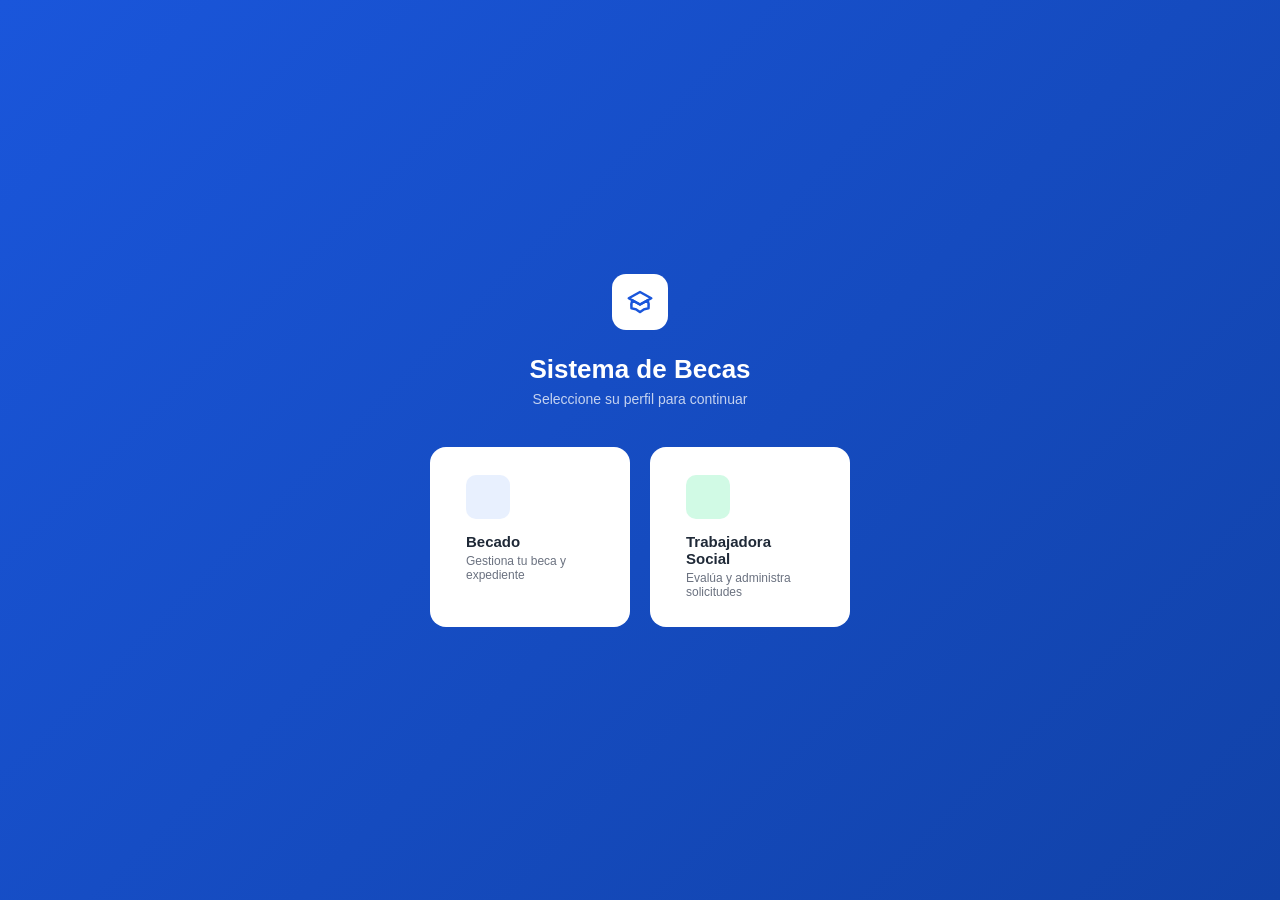
<file: index.html>
<!DOCTYPE html>
<html lang="es">
<head>
 <meta charset="UTF-8" />
 <meta name="viewport" content="width=device-width, initial-scale=1.0" />
 <title>Sistema de Becas Universitarias</title>
 <link rel="stylesheet" href="styles.css">
</head>
<body>
<div id="role-select">
 <div class="tarjeta-rol-wrap">
 <div class="logo-rol">
 <svg fill="none" viewBox="0 0 24 24" stroke="currentColor" stroke-width="2">
 <path stroke-linecap="round" stroke-linejoin="round" d="M12 14l9-5-9-5-9 5 9 5z"/>
 <path stroke-linecap="round" stroke-linejoin="round" d="M12 14l6.16-3.422a12.083 12.083 0 01.665 6.479A11.952 11.952 0 0012 20.055a11.952 11.952 0 00-6.824-2.998 12.078 12.078 0 01.665-6.479L12 14z"/>
 </svg>
 </div>
 <div class="titulo-rol">Sistema de Becas</div>
 <div class="subtitulo-rol">Seleccione su perfil para continuar</div>
 <div class="tarjetas-rol">
 <div class="tarjeta-rol becado" onclick="window.location.href='becado.html'">
 <div class="icon"></div>
 <h3>Becado</h3>
 <p>Gestiona tu beca y expediente</p>
 </div>
 <div class="tarjeta-rol social" onclick="window.location.href='trabajadora-social.html'">
 <div class="icon"></div>
 <h3>Trabajadora Social</h3>
 <p>Evalúa y administra solicitudes</p>
 </div>
 </div>
 </div>
</div>
</body>
</html>
</file>
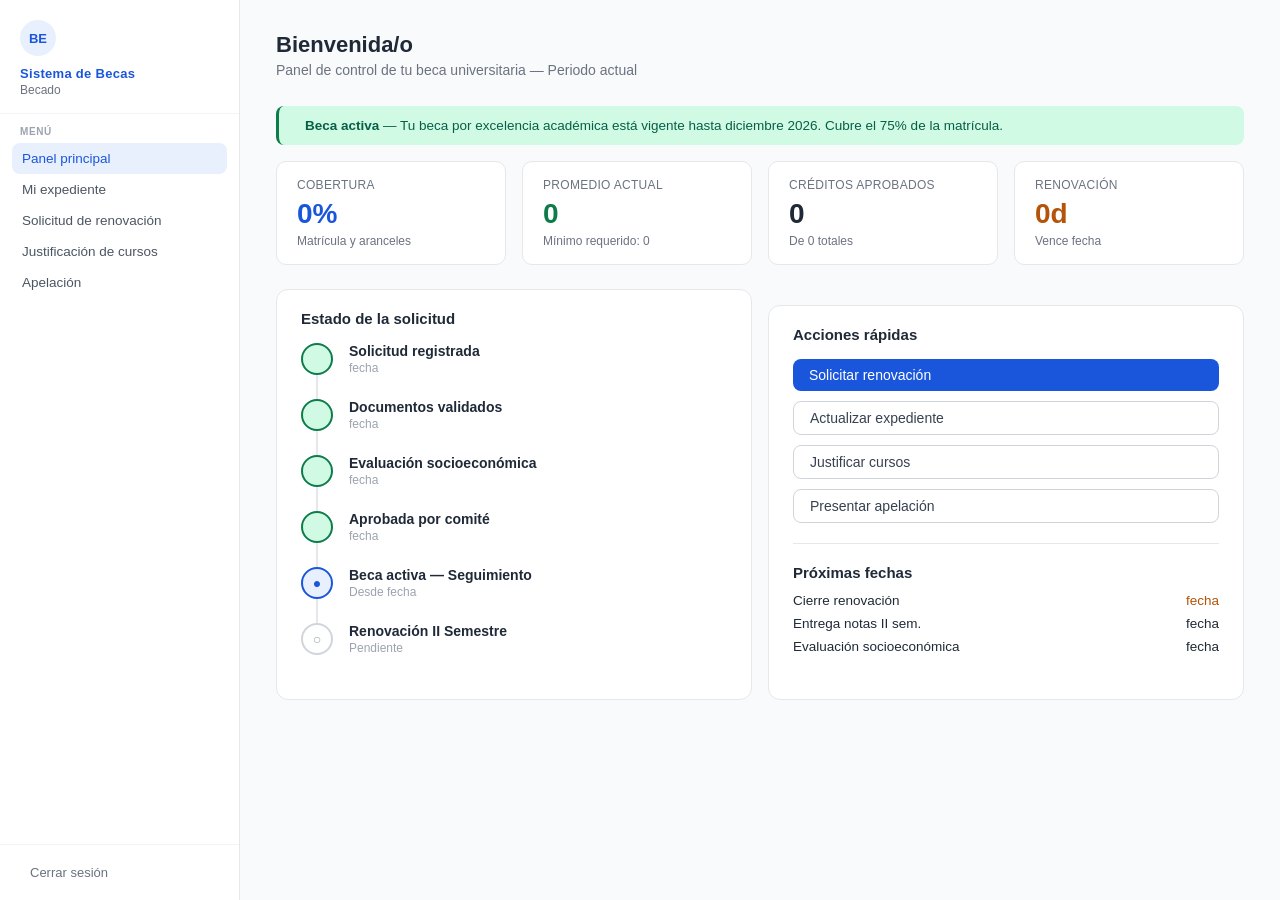
<file: becado.html>
<!DOCTYPE html>
<html lang="es">
<head>
  <meta charset="UTF-8" />
  <meta name="viewport" content="width=device-width, initial-scale=1.0" />
  <title>Sistema de Becas — Becado</title>
  <link rel="stylesheet" href="styles.css">
</head>
<body>

<div id="app" style="display:block">
  <aside class="sidebar">
    <div class="sidebar-header">
      <div id="sb-avatar" class="sidebar-avatar becado">BE</div>
      <div class="nombre-app">Sistema de Becas</div>
      <div class="nombre-rol" id="sb-rolename">Becado</div>
    </div>
    <div class="nav-seccion" id="nav-items"></div>
    <div class="sidebar-footer">
      <button class="boton-salir" onclick="window.location.href='index.html'">
        <span></span> Cerrar sesión
      </button>
    </div>
  </aside>
  <main class="main" id="main-content"></main>
</div>

<div class="modal-fondo" id="modal-fondo">
  <div class="modal">
    <div class="modal-header">
      <div class="modal-titulo" id="modal-titulo"></div>
      <button class="boton-cerrar" onclick="closeModal()">×</button>
    </div>
    <div id="modal-body"></div>
  </div>
</div>

<script>
const NAV_ITEMS = [
  { id: 'panel-b', label: 'Panel principal' },
  { id: 'expediente', label: 'Mi expediente' },
  { id: 'renovacion', label: 'Solicitud de renovación' },
  { id: 'justificacion', label: 'Justificación de cursos' },
  { id: 'apelacion', label: 'Apelación' },
];

function buildNav() {
  const nav = document.getElementById('nav-items');
  nav.innerHTML = `<div class="nav-etiqueta">Menú</div>` +
    NAV_ITEMS.map(n =>
      `<div class="nav-item" id="nav-${n.id}" onclick="navigate('${n.id}')">${n.label}</div>`
    ).join('');
}

function navigate(id) {
  document.querySelectorAll('.nav-item').forEach(el => el.classList.remove('active'));
  const navEl = document.getElementById('nav-' + id);
  if (navEl) navEl.classList.add('active');
  document.querySelectorAll('.pagina').forEach(p => p.classList.remove('active'));
  const pagina = document.getElementById('page-' + id);
  if (pagina) pagina.classList.add('active');
}

function openModal(title, html) {
  document.getElementById('modal-titulo').textContent = title;
  document.getElementById('modal-body').innerHTML = html;
  document.getElementById('modal-fondo').classList.add('open');
}
function closeModal() { document.getElementById('modal-fondo').classList.remove('open'); }

/* PAGINAS DE BECADO */

function pagePanelBecado() {
  return `<div class="pagina" id="page-panel-b"> <div class="pagina-header"> <h1>Bienvenida/o </h1> <p>Panel de control de tu beca universitaria — Periodo actual</p> </div> <div class="alerta alerta-exito"> <span></span> <div><strong>Beca activa</strong> — Tu beca por excelencia académica está vigente hasta diciembre 2026. Cubre el 75% de la matrícula.</div> </div> <div class="grid-4" style="margin-bottom:24px"> <div class="tarjeta-stat"><div class="stat-etiqueta">Cobertura</div><div class="stat-valor" style="color:var(--primary)">0%</div><div class="stat-sub">Matrícula y aranceles</div></div> <div class="tarjeta-stat"><div class="stat-etiqueta">Promedio actual</div><div class="stat-valor" style="color:var(--success)">0</div><div class="stat-sub">Mínimo requerido: 0</div></div> <div class="tarjeta-stat"><div class="stat-etiqueta">Créditos aprobados</div><div class="stat-valor">0</div><div class="stat-sub">De 0 totales</div></div> <div class="tarjeta-stat"><div class="stat-etiqueta">Renovación</div><div class="stat-valor" style="color:var(--warning)">0d</div><div class="stat-sub">Vence fecha</div></div> </div> <div class="grid-2"> <div class="tarjeta"> <div class="tarjeta-header"><div class="tarjeta-titulo">Estado de la solicitud</div></div> <div class="linea-tiempo"> <div class="tl-item"><div class="tl-punto done"></div><div class="tl-cuerpo"><div class="tl-titulo">Solicitud registrada</div><div class="tl-fecha">fecha</div></div></div> <div class="tl-item"><div class="tl-punto done"></div><div class="tl-cuerpo"><div class="tl-titulo">Documentos validados</div><div class="tl-fecha">fecha</div></div></div> <div class="tl-item"><div class="tl-punto done"></div><div class="tl-cuerpo"><div class="tl-titulo">Evaluación socioeconómica</div><div class="tl-fecha">fecha</div></div></div> <div class="tl-item"><div class="tl-punto done"></div><div class="tl-cuerpo"><div class="tl-titulo">Aprobada por comité</div><div class="tl-fecha">fecha</div></div></div> <div class="tl-item"><div class="tl-punto current">●</div><div class="tl-cuerpo"><div class="tl-titulo">Beca activa — Seguimiento</div><div class="tl-fecha">Desde fecha</div></div></div> <div class="tl-item"><div class="tl-punto pending">○</div><div class="tl-cuerpo"><div class="tl-titulo">Renovación II Semestre</div><div class="tl-fecha">Pendiente</div></div></div> </div> </div> <div class="tarjeta"> <div class="tarjeta-header"><div class="tarjeta-titulo">Acciones rápidas</div></div> <div style="display:flex;flex-direction:column;gap:10px"> <button class="boton boton-primario" onclick="navigate('renovacion')"> Solicitar renovación</button> <button class="boton boton-contorno" onclick="navigate('expediente')"> Actualizar expediente</button> <button class="boton boton-contorno" onclick="navigate('justificacion')"> Justificar cursos</button> <button class="boton boton-contorno" onclick="navigate('apelacion')"> Presentar apelación</button> </div> <hr class="separador"> <div class="tarjeta-titulo" style="margin-bottom:12px">Próximas fechas</div> <div style="display:flex;flex-direction:column;gap:8px;font-size:13.5px"> <div style="display:flex;justify-content:space-between"><span> Cierre renovación</span><span style="color:var(--warning);font-weight:500">fecha</span></div> <div style="display:flex;justify-content:space-between"><span> Entrega notas II sem.</span><span>fecha</span></div> <div style="display:flex;justify-content:space-between"><span> Evaluación socioeconómica</span><span>fecha</span></div> </div> </div> </div>
</div>`;
}

function pageExpediente() {
  return `<div class="pagina" id="page-expediente"> <div class="pagina-header"> <h1>Mi expediente</h1> <p>Actualiza tu información personal, académica y socioeconómica</p> </div> <div class="tarjeta" style="margin-bottom:16px"> <div class="tarjeta-header"> <div class="tarjeta-titulo">Datos personales</div> <span class="insignia insignia-verde">Verificado</span> </div> <div class="grid-2"> <div class="grupo-formulario"><label>Nombre completo</label><input type="text" value="Nombre Apellido Apellido"></div> <div class="grupo-formulario"><label>Cédula de identidad</label><input type="text" value="0-0000-0000"></div> <div class="grupo-formulario"><label>Correo institucional</label><input type="email" value="correo@uni.ac.cr"></div> <div class="grupo-formulario"><label>Teléfono</label><input type="text" value="0000-0000"></div> <div class="grupo-formulario"><label>Dirección</label><input type="text" value="Dirección completa"></div> <div class="grupo-formulario"><label>Estado civil</label><select><option>Soltera</option><option>Casada</option><option>Divorciada</option></select></div> </div> </div> <div class="tarjeta" style="margin-bottom:16px"> <div class="tarjeta-header"> <div class="tarjeta-titulo">Datos académicos</div> <span class="insignia insignia-azul">Actualizado</span> </div> <div class="grid-2"> <div class="grupo-formulario"><label>Carrera</label><input type="text" value="Nombre de la carrera"></div> <div class="grupo-formulario"><label>Facultad</label><input type="text" value="Nombre de la facultad"></div> <div class="grupo-formulario"><label>Sede</label><input type="text" value="Campus Central"></div> <div class="grupo-formulario"><label>Promedio ponderado</label><input type="number" value="0"></div> </div> <div> <div style="display:flex;justify-content:space-between;margin-bottom:6px;font-size:13px"><span style="color:var(--gray-600)">Avance curricular</span><span style="font-weight:600">0%</span></div> <div class="barra-progreso"><div class="barra-progreso-relleno" style="width:53%"></div></div> </div> </div> <div class="tarjeta" style="margin-bottom:16px"> <div class="tarjeta-header"> <div class="tarjeta-titulo">Situación socioeconómica</div> <span class="insignia insignia-amarilla">Requiere actualización</span> </div> <div class="grid-2"> <div class="grupo-formulario"><label>Ingreso familiar mensual (₡)</label><input type="number" value="0"></div> <div class="grupo-formulario"><label>Número de dependientes</label><input type="number" value="0"></div> <div class="grupo-formulario"><label>Tipo de vivienda</label><select><option>Alquilada</option><option>Propia</option><option>Prestada</option></select></div> <div class="grupo-formulario"><label>Situación laboral</label><select><option>No trabaja</option><option>Trabaja medio tiempo</option><option>Trabaja tiempo completo</option></select></div> </div> <div class="grupo-formulario"><label>Observaciones adicionales</label><textarea placeholder="Indique cualquier cambio en su situación económica..."></textarea></div> </div> <div class="tarjeta"> <div class="tarjeta-header"><div class="tarjeta-titulo">Documentos adjuntos</div></div> <div class="doc-fila"> <div class="doc-icono"></div><div class="doc-nombre">Cédula de identidad</div> <span class="insignia insignia-verde"> Vigente</span> <button class="boton boton-sm boton-contorno">Actualizar</button> </div> <div class="doc-fila"> <div class="doc-icono"></div><div class="doc-nombre">Constancia salarial familiar</div> <span class="insignia insignia-amarilla"> Vence pronto</span> <button class="boton boton-sm boton-contorno">Actualizar</button> </div> <div class="doc-fila"> <div class="doc-icono"></div><div class="doc-nombre">Historial académico</div> <span class="insignia insignia-verde"> Vigente</span> <button class="boton boton-sm boton-contorno">Actualizar</button> </div> <div class="doc-fila"> <div class="doc-icono"></div><div class="doc-nombre">Recibo de servicios públicos</div> <span class="insignia insignia-roja"> Faltante</span> <button class="boton boton-sm boton-primario">Subir</button> </div> </div> <div style="display:flex;gap:12px;margin-top:20px"> <button class="boton boton-primario"> Guardar cambios</button> <button class="boton boton-contorno">Cancelar</button> </div>
</div>`;
}

function pageRenovacion() {
  return `<div class="pagina" id="page-renovacion"> <div class="pagina-header"> <h1>Solicitud de renovación</h1> <p>Renueva tu beca para el próximo periodo académico</p> </div> <div class="alerta alerta-info"> <span>ℹ</span> <div>El plazo para solicitar la renovación del Periodo actual vence el <strong>10 de agosto de 2026</strong>. Asegúrate de tener todos los documentos al día antes de enviar.</div> </div> <div class="tarjeta" style="margin-bottom:16px"> <div class="tarjeta-header"><div class="tarjeta-titulo">Requisitos para renovación</div></div> <div style="display:flex;flex-direction:column;gap:10px;font-size:14px"> <div style="display:flex;align-items:center;gap:10px"><span style="font-size:18px"></span><div><strong>Promedio ≥ 80</strong><br><span style="color:var(--gray-500)">Tu promedio actual es 0</span></div></div> <div style="display:flex;align-items:center;gap:10px"><span style="font-size:18px"></span><div><strong>Sin sanciones disciplinarias</strong><br><span style="color:var(--gray-500)">Historial limpio</span></div></div> <div style="display:flex;align-items:center;gap:10px"><span style="font-size:18px"></span><div><strong>Matrícula activa</strong><br><span style="color:var(--gray-500)">Matriculada en N créditos</span></div></div> <div style="display:flex;align-items:center;gap:10px"><span style="font-size:18px"></span><div><strong>Documentos vigentes</strong><br><span style="color:var(--warning)">Falta: recibo de servicios públicos</span></div></div> </div> </div> <div class="tarjeta" style="margin-bottom:16px"> <div class="tarjeta-header"><div class="tarjeta-titulo">Datos de la solicitud</div></div> <div class="grid-2"> <div class="grupo-formulario"><label>Periodo a renovar</label><select><option>Periodo actual</option><option>I Semestre 2027</option></select></div> <div class="grupo-formulario"><label>Tipo de beca actual</label><input type="text" value="Tipo de beca" readonly></div> <div class="grupo-formulario"><label>Créditos a matricular</label><input type="number" value="0"></div> <div class="grupo-formulario"><label>Fecha de solicitud</label><input type="date" value=""></div> </div> <div class="grupo-formulario"><label>¿Ha habido cambios en su situación socioeconómica?</label> <select> <option>No, todo sigue igual</option> <option>Sí, han mejorado mis condiciones</option> <option>Sí, mis condiciones han empeorado</option> </select> </div> <div class="grupo-formulario"><label>Carta de motivación para la renovación</label> <textarea placeholder="Explique brevemente por qué desea renovar su beca y cómo ha aprovechado el beneficio..."></textarea> </div> </div> <div class="tarjeta" style="margin-bottom:20px"> <div class="tarjeta-header"><div class="tarjeta-titulo">Documentos para renovación</div></div> <div class="doc-fila"> <div class="doc-icono"></div><div class="doc-nombre">Historial de notas actualizado</div> <span class="insignia insignia-verde"> Cargado</span> </div> <div class="doc-fila"> <div class="doc-icono"></div><div class="doc-nombre">Constancia de matrícula</div> <span class="insignia insignia-verde"> Cargado</span> </div> <div class="doc-fila"> <div class="doc-icono"></div><div class="doc-nombre">Recibo de servicios públicos</div> <span class="insignia insignia-roja"> Faltante</span> <button class="boton boton-sm boton-primario">Subir</button> </div> </div> <div style="display:flex;gap:12px"> <button class="boton boton-primario" onclick="openModal('Solicitud enviada', '<div style=\'text-align:center;padding:20px 0\'><div style=\'font-size:48px;margin-bottom:12px\'></div><p style=\'font-size:16px;font-weight:600;margin-bottom:8px\'>Solicitud registrada con éxito</p><p style=\'color:var(--gray-500);font-size:14px\'>Tu solicitud de renovación fue enviada. Recibirás una notificación cuando sea procesada.</p><div style=\'margin-top:20px;padding:14px;background:var(--gray-50);border-radius:8px;font-size:13px\'><strong>N.º de referencia:</strong> N.º de referencia</div></div>')"> Enviar solicitud</button> <button class="boton boton-contorno">Guardar borrador</button> </div>
</div>`;
}

function pageJustificacion() {
  return `<div class="pagina" id="page-justificacion"> <div class="pagina-header"> <h1>Justificación de cursos</h1> <p>Presenta justificaciones por cursos reprobados o situaciones académicas especiales</p> </div> <div class="grid-2" style="margin-bottom:20px"> <div class="tarjeta-stat"><div class="stat-etiqueta">Justificaciones enviadas</div><div class="stat-valor">0</div><div class="stat-sub">Este periodo</div></div> <div class="tarjeta-stat"><div class="stat-etiqueta">Justificaciones aprobadas</div><div class="stat-valor" style="color:var(--success)">0</div><div class="stat-sub">Tasa 50%</div></div> </div> <div class="tarjeta" style="margin-bottom:16px"> <div class="tarjeta-header"><div class="tarjeta-titulo">Nueva justificación</div></div> <div class="grid-2"> <div class="grupo-formulario"><label>Curso a justificar</label> <select> <option>Cálculo III — MA304</option> <option>Física Cuántica — FI201</option> <option>Álgebra Lineal — MA101</option> </select> </div> <div class="grupo-formulario"><label>Tipo de situación</label> <select> <option>Enfermedad o condición médica</option> <option>Situación familiar</option> <option>Problema económico</option> <option>Accidente</option> <option>Otro</option> </select> </div> <div class="grupo-formulario"><label>Fecha de inicio de la situación</label><input type="date"></div> <div class="grupo-formulario"><label>Fecha de fin</label><input type="date"></div> </div> <div class="grupo-formulario"><label>Descripción detallada</label> <textarea placeholder="Describa con detalle la situación que justifica el bajo rendimiento o reprobación del curso..."></textarea> </div> <div class="grupo-formulario"><label>Documentos de respaldo</label> <div style="border:2px dashed var(--gray-300);border-radius:8px;padding:24px;text-align:center;cursor:pointer;color:var(--gray-500)"> <div style="font-size:28px;margin-bottom:8px"></div> <div style="font-size:14px">Arrastra archivos aquí o <span style="color:var(--primary);text-decoration:underline">selecciona</span></div> <div style="font-size:12px;margin-top:4px">PDF, JPG, PNG — máx. 5 MB</div> </div> </div> <button class="boton boton-primario"> Enviar justificación</button> </div> <div class="tarjeta"> <div class="tarjeta-header"><div class="tarjeta-titulo">Historial de justificaciones</div></div> <div class="tabla-wrap"> <table> <thead><tr><th>Curso</th><th>Fecha</th><th>Motivo</th><th>Estado</th><th>Resolución</th></tr></thead> <tbody> <tr><td><strong>Cálculo III</strong></td><td>fecha</td><td>Enfermedad</td><td><span class="insignia insignia-verde">Aprobada</span></td><td style="color:var(--gray-500)">—</td></tr> <tr><td><strong>Física Cuántica</strong></td><td>fecha</td><td>Situación familiar</td><td><span class="insignia insignia-amarilla">En revisión</span></td><td><button class="boton boton-sm boton-contorno">Ver detalles</button></td></tr> </tbody> </table> </div> </div>
</div>`;
}

function pageApelacion() {
  return `<div class="pagina" id="page-apelacion"> <div class="pagina-header"> <h1>Apelación</h1> <p>Impugna una decisión relacionada con tu beca</p> </div> <div class="alerta alerta-advertencia"> <span></span> <div>Las apelaciones deben presentarse dentro de los <strong>15 días hábiles</strong> posteriores a la notificación de la resolución. Fuera de este plazo no serán aceptadas.</div> </div> <div class="tarjeta" style="margin-bottom:16px"> <div class="tarjeta-header"><div class="tarjeta-titulo">Nueva apelación</div></div> <div class="grid-2"> <div class="grupo-formulario"><label>Resolución que se apela</label> <select> <option>Suspensión temporal de beca — fecha</option> <option>Reducción de cobertura al 50% — fecha</option> </select> </div> <div class="grupo-formulario"><label>Número de resolución</label><input type="text" placeholder="N.º de resolución"></div> </div> <div class="grupo-formulario"><label>Fundamento de la apelación</label> <select style="margin-bottom:10px"> <option>Error en la información evaluada</option> <option>Cambio en las circunstancias</option> <option>Documentos no considerados</option> <option>Otro fundamento</option> </select> </div> <div class="grupo-formulario"><label>Argumentos detallados</label> <textarea style="min-height:120px" placeholder="Explique con detalle los argumentos que sustentan su apelación. Incluya hechos, fechas y referencias a documentos..."></textarea> </div> <div class="grupo-formulario"><label>Evidencias de respaldo</label> <div style="border:2px dashed var(--gray-300);border-radius:8px;padding:24px;text-align:center;cursor:pointer;color:var(--gray-500)"> <div style="font-size:28px;margin-bottom:8px"></div> <div style="font-size:14px">Sube los documentos que respaldan tu apelación</div> <div style="font-size:12px;margin-top:4px">PDF, JPG, PNG — máx. 10 MB total</div> </div> </div> <div style="background:var(--gray-50);border-radius:8px;padding:14px;font-size:13px;margin-bottom:16px;color:var(--gray-600)"> <strong>Al presentar esta apelación declaro que</strong> la información proporcionada es verídica y completa. Entiendo que presentar información falsa puede resultar en la cancelación definitiva de la beca.
    </div> <div style="display:flex;gap:12px"> <button class="boton boton-primario" onclick="openModal('Apelación registrada', '<div style=\'text-align:center;padding:16px 0\'><div style=\'font-size:48px;margin-bottom:12px\'></div><p style=\'font-size:16px;font-weight:600;margin-bottom:8px\'>Apelación enviada correctamente</p><p style=\'color:var(--gray-500);font-size:14px\'>Tu apelación será revisada por el Comité de Becas en un plazo de 10 días hábiles.</p><div style=\'margin-top:16px;padding:14px;background:var(--gray-50);border-radius:8px;font-size:13px;text-align:left\'><strong>N.º expediente:</strong> N.º de expediente<br><strong>Resolución apelada:</strong> N.º de resolución<br><strong>Plazo de respuesta:</strong> hasta fecha</div></div>')"> Presentar apelación</button> <button class="boton boton-contorno">Cancelar</button> </div> </div> <div class="tarjeta"> <div class="tarjeta-header"><div class="tarjeta-titulo">Historial de apelaciones</div></div> <div class="tabla-wrap"> <table> <thead><tr><th>N.º expediente</th><th>Resolución apelada</th><th>Fecha</th><th>Estado</th><th>Resultado</th></tr></thead> <tbody> <tr><td>N.º expediente</td><td>N.º resolución</td><td>fecha</td><td><span class="insignia insignia-verde">Resuelta</span></td><td><span style="color:var(--success);font-weight:500"> Favorable</span></td></tr> </tbody> </table> </div> <div style="text-align:center;padding:20px;color:var(--gray-400);font-size:13px" id="empty-apel" style="display:none">No hay apelaciones adicionales en el historial</div> </div>
</div>`;
}


document.getElementById('main-content').innerHTML = pagePanelBecado() + pageExpediente() + pageRenovacion() + pageJustificacion() + pageApelacion();
buildNav();
navigate(NAV_ITEMS[0].id);
</script>
</body>
</html>
</file>
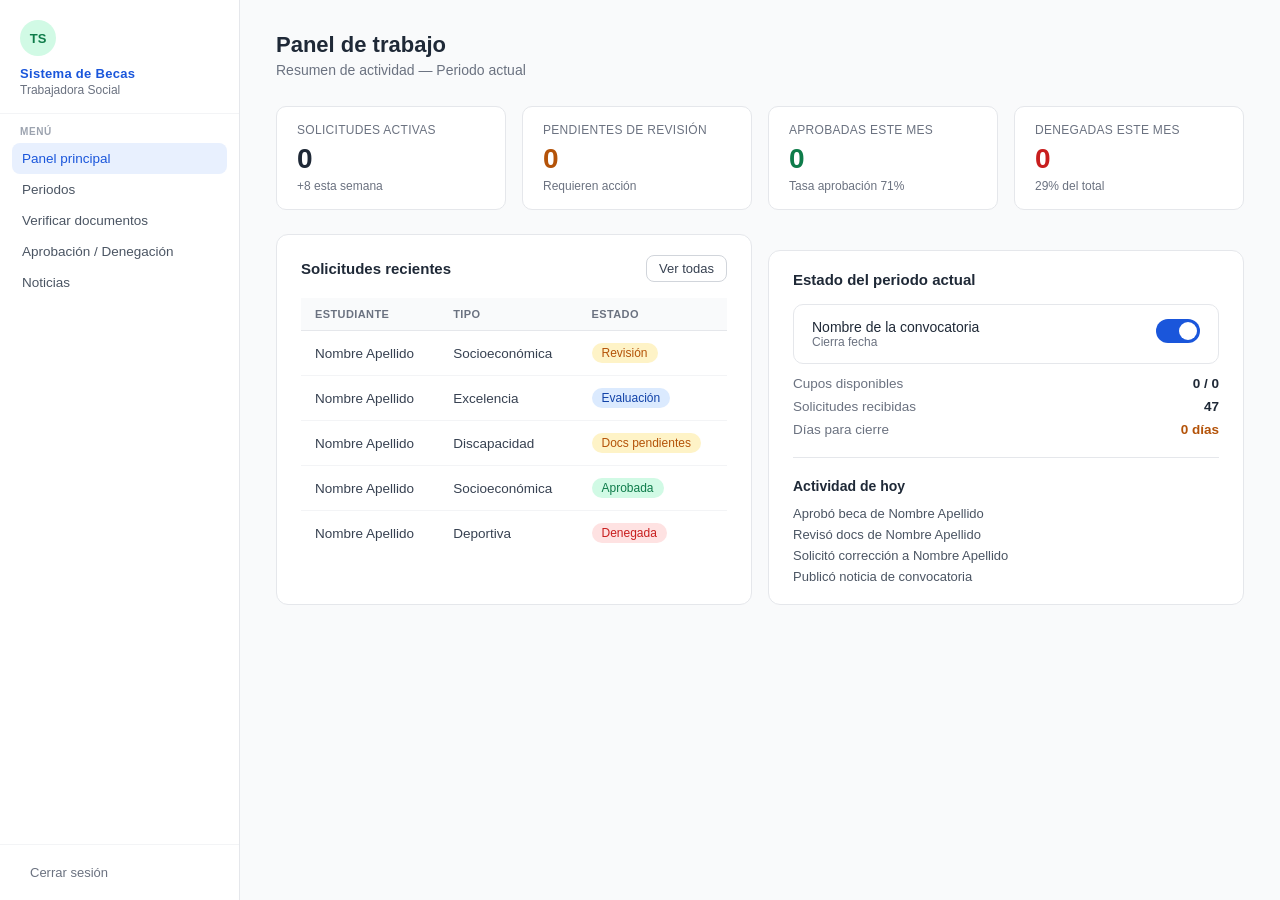
<file: trabajadora-social.html>
<!DOCTYPE html>
<html lang="es">
<head>
  <meta charset="UTF-8" />
  <meta name="viewport" content="width=device-width, initial-scale=1.0" />
  <title>Sistema de Becas — Trabajadora Social</title>
  <link rel="stylesheet" href="styles.css">
</head>
<body>

<div id="app" style="display:block">
  <aside class="sidebar">
    <div class="sidebar-header">
      <div id="sb-avatar" class="sidebar-avatar social">TS</div>
      <div class="nombre-app">Sistema de Becas</div>
      <div class="nombre-rol" id="sb-rolename">Trabajadora Social</div>
    </div>
    <div class="nav-seccion" id="nav-items"></div>
    <div class="sidebar-footer">
      <button class="boton-salir" onclick="window.location.href='index.html'">
        <span></span> Cerrar sesión
      </button>
    </div>
  </aside>
  <main class="main" id="main-content"></main>
</div>

<div class="modal-fondo" id="modal-fondo">
  <div class="modal">
    <div class="modal-header">
      <div class="modal-titulo" id="modal-titulo"></div>
      <button class="boton-cerrar" onclick="closeModal()">×</button>
    </div>
    <div id="modal-body"></div>
  </div>
</div>

<script>
const NAV_ITEMS = [
  { id: 'panel-s', label: 'Panel principal' },
  { id: 'periodos', label: 'Periodos' },
  { id: 'verificacion', label: 'Verificar documentos' },
  { id: 'aprobacion', label: 'Aprobación / Denegación' },
  { id: 'noticias', label: 'Noticias' },
];

function buildNav() {
  const nav = document.getElementById('nav-items');
  nav.innerHTML = `<div class="nav-etiqueta">Menú</div>` +
    NAV_ITEMS.map(n =>
      `<div class="nav-item" id="nav-${n.id}" onclick="navigate('${n.id}')">${n.label}</div>`
    ).join('');
}

function navigate(id) {
  document.querySelectorAll('.nav-item').forEach(el => el.classList.remove('active'));
  const navEl = document.getElementById('nav-' + id);
  if (navEl) navEl.classList.add('active');
  document.querySelectorAll('.pagina').forEach(p => p.classList.remove('active'));
  const pagina = document.getElementById('page-' + id);
  if (pagina) pagina.classList.add('active');
}

function openModal(title, html) {
  document.getElementById('modal-titulo').textContent = title;
  document.getElementById('modal-body').innerHTML = html;
  document.getElementById('modal-fondo').classList.add('open');
}
function closeModal() { document.getElementById('modal-fondo').classList.remove('open'); }

/* PAGINAS DE TRABAJADORA SOCIAL*/

function pagePanelSocial() {
  return `<div class="pagina" id="page-panel-s"> <div class="pagina-header"> <h1>Panel de trabajo</h1> <p>Resumen de actividad — Periodo actual</p> </div> <div class="grid-4" style="margin-bottom:24px"> <div class="tarjeta-stat"><div class="stat-etiqueta">Solicitudes activas</div><div class="stat-valor">0</div><div class="stat-sub">+8 esta semana</div></div> <div class="tarjeta-stat"><div class="stat-etiqueta">Pendientes de revisión</div><div class="stat-valor" style="color:var(--warning)">0</div><div class="stat-sub">Requieren acción</div></div> <div class="tarjeta-stat"><div class="stat-etiqueta">Aprobadas este mes</div><div class="stat-valor" style="color:var(--success)">0</div><div class="stat-sub">Tasa aprobación 71%</div></div> <div class="tarjeta-stat"><div class="stat-etiqueta">Denegadas este mes</div><div class="stat-valor" style="color:var(--danger)">0</div><div class="stat-sub">29% del total</div></div> </div> <div class="grid-2"> <div class="tarjeta"> <div class="tarjeta-header"><div class="tarjeta-titulo">Solicitudes recientes</div><button class="boton boton-sm boton-contorno" onclick="navigate('aprobacion')">Ver todas</button></div> <div class="tabla-wrap"> <table> <thead><tr><th>Estudiante</th><th>Tipo</th><th>Estado</th></tr></thead> <tbody> <tr><td>Nombre Apellido</td><td>Socioeconómica</td><td><span class="insignia insignia-amarilla">Revisión</span></td></tr> <tr><td>Nombre Apellido</td><td>Excelencia</td><td><span class="insignia insignia-azul">Evaluación</span></td></tr> <tr><td>Nombre Apellido</td><td>Discapacidad</td><td><span class="insignia insignia-amarilla">Docs pendientes</span></td></tr> <tr><td>Nombre Apellido</td><td>Socioeconómica</td><td><span class="insignia insignia-verde">Aprobada</span></td></tr> <tr><td>Nombre Apellido</td><td>Deportiva</td><td><span class="insignia insignia-roja">Denegada</span></td></tr> </tbody> </table> </div> </div> <div class="tarjeta"> <div class="tarjeta-header"><div class="tarjeta-titulo">Estado del periodo actual</div></div> <div class="interruptor-box" style="margin-bottom:12px"> <div><div style="font-size:14px;font-weight:500">Nombre de la convocatoria</div><div style="font-size:12px;color:var(--gray-500)">Cierra fecha</div></div> <label class="interruptor"><input type="checkbox" checked><span class="interruptor-slider"></span></label> </div> <div style="display:flex;flex-direction:column;gap:8px;font-size:13.5px"> <div style="display:flex;justify-content:space-between"><span style="color:var(--gray-500)">Cupos disponibles</span><strong>0 / 0</strong></div> <div style="display:flex;justify-content:space-between"><span style="color:var(--gray-500)">Solicitudes recibidas</span><strong>47</strong></div> <div style="display:flex;justify-content:space-between"><span style="color:var(--gray-500)">Días para cierre</span><strong style="color:var(--warning)">0 días</strong></div> </div> <hr class="separador"> <div class="tarjeta-titulo" style="margin-bottom:12px;font-size:14px">Actividad de hoy</div> <div style="display:flex;flex-direction:column;gap:6px;font-size:13px;color:var(--gray-600)"> <div> Aprobó beca de Nombre Apellido</div> <div> Revisó docs de Nombre Apellido</div> <div> Solicitó corrección a Nombre Apellido</div> <div> Publicó noticia de convocatoria</div> </div> </div> </div>
</div>`;
}

function pagePeriodos() {
  return `<div class="pagina" id="page-periodos"> <div class="pagina-header"> <h1>Gestión de periodos</h1> <p>Abre, configura y cierra periodos de convocatoria de becas</p> </div> <div style="display:flex;gap:12px;margin-bottom:20px"> <button class="boton boton-primario" onclick="openModal('Abrir nuevo periodo', modalNuevoPeriodo())"> Nuevo periodo</button> </div> <div class="tarjeta" style="margin-bottom:16px"> <div class="tarjeta-header"><div class="tarjeta-titulo">Periodo activo</div><span class="insignia insignia-verde"> Abierto</span></div> <div class="grid-2" style="margin-bottom:16px"> <div><div style="font-size:12px;color:var(--gray-500);margin-bottom:4px">Nombre</div><div style="font-size:15px;font-weight:600">Nombre de la convocatoria</div></div> <div><div style="font-size:12px;color:var(--gray-500);margin-bottom:4px">Tipo de beca</div><div style="font-size:15px;font-weight:600">Múltiple</div></div> <div><div style="font-size:12px;color:var(--gray-500);margin-bottom:4px">Apertura</div><div>fecha</div></div> <div><div style="font-size:12px;color:var(--gray-500);margin-bottom:4px">Cierre de recepción</div><div style="color:var(--warning);font-weight:500">fecha</div></div> <div><div style="font-size:12px;color:var(--gray-500);margin-bottom:4px">Cupos totales</div><div>0</div></div> <div><div style="font-size:12px;color:var(--gray-500);margin-bottom:4px">Solicitudes recibidas</div><div><strong>0</strong></div></div> </div> <div style="margin-bottom:12px"> <div style="display:flex;justify-content:space-between;font-size:13px;margin-bottom:6px"><span>Cupos ocupados</span><span>0 / 0</span></div> <div class="barra-progreso"><div class="barra-progreso-relleno" style="width:0%;background:var(--warning)"></div></div> </div> <div class="interruptor-box"> <div><div style="font-weight:500;font-size:14px">Estado del periodo</div><div style="font-size:12px;color:var(--gray-500)">Desactivar cerrará la recepción de nuevas solicitudes</div></div> <label class="interruptor"><input type="checkbox" checked onchange="if(!this.checked)openModal('Confirmar cierre','<p style=\'margin-bottom:16px\'>¿Está segura de que desea <strong>cerrar</strong> el periodo de convocatoria? No se aceptarán más solicitudes.</p><div style=\'display:flex;gap:10px\'><button class=\'boton boton-peligro\' onclick=\'closeModal()\'>Sí, cerrar</button><button class=\'boton boton-contorno\' onclick=\'closeModal()\'>Cancelar</button></div>')"><span class="interruptor-slider"></span></label> </div> </div> <div class="tarjeta"> <div class="tarjeta-header"><div class="tarjeta-titulo">Historial de periodos</div></div> <div class="tabla-wrap"> <table> <thead><tr><th>Periodo</th><th>Apertura</th><th>Cierre</th><th>Solicitudes</th><th>Becas asignadas</th><th>Estado</th></tr></thead> <tbody> <tr><td>Periodo</td><td>fecha</td><td>fecha</td><td>0</td><td>0</td><td><span class="insignia insignia-gris">Cerrado</span></td></tr> <tr><td>Periodo</td><td>fecha</td><td>fecha</td><td>0</td><td>0</td><td><span class="insignia insignia-gris">Cerrado</span></td></tr> <tr><td>Periodo</td><td>fecha</td><td>fecha</td><td>0</td><td>0</td><td><span class="insignia insignia-gris">Cerrado</span></td></tr> </tbody> </table> </div> </div>
</div>`;
}

function modalNuevoPeriodo() {
  return `<div> <div class="grupo-formulario"><label>Nombre del periodo</label><input type="text" placeholder="Ej: I Semestre 2027"></div> <div class="grid-2"> <div class="grupo-formulario"><label>Fecha de apertura</label><input type="date"></div> <div class="grupo-formulario"><label>Fecha de cierre</label><input type="date"></div> </div> <div class="grupo-formulario"><label>Cupos totales</label><input type="number" placeholder="60"></div> <div class="grupo-formulario"><label>Tipos de beca disponibles</label> <select> <option>Todos los tipos</option> <option>Solo socioeconómica</option> <option>Socioeconómica y excelencia</option> </select> </div> <div class="grupo-formulario"><label>Requisito de promedio mínimo</label><input type="number" value="80"></div> <div style="display:flex;gap:10px;margin-top:8px"> <button class="boton boton-primario" onclick="closeModal()"> Crear periodo</button> <button class="boton boton-contorno" onclick="closeModal()">Cancelar</button> </div> </div>`;
}

function pageVerificacion() {
  return `<div class="pagina" id="page-verificacion"> <div class="pagina-header"> <h1>Verificación de documentos</h1> <p>Revisa y valida los documentos de cada solicitud</p> </div> <div class="tarjeta" style="margin-bottom:16px"> <div class="tarjeta-header" style="flex-wrap:wrap;gap:12px"> <div class="tarjeta-titulo">Expedientes por verificar</div> <div style="display:flex;gap:8px;flex-wrap:wrap"> <select style="width:auto"><option>Todos los estados</option><option>Pendiente</option><option>Subsanar</option></select> <input type="text" placeholder="Buscar estudiante..." style="width:200px"> </div> </div> <div class="tabla-wrap"> <table> <thead><tr><th>Estudiante</th><th>Carné</th><th>Tipo de beca</th><th>Docs. completos</th><th>Estado</th><th>Acciones</th></tr></thead> <tbody> <tr> <td><strong>Nombre Apellido Apellido</strong></td><td>0000-0000</td><td>Socioeconómica</td> <td><div class="barra-progreso" style="width:100px"><div class="barra-progreso-relleno" style="width:0%;background:var(--warning)"></div></div><span style="font-size:12px;margin-left:6px">0/0</span></td> <td><span class="insignia insignia-amarilla">Pendiente</span></td> <td><button class="boton boton-sm boton-primario" onclick="openModal('Expediente: Nombre Apellido', modalExpedienteVerif())">Revisar</button></td> </tr> <tr> <td><strong>Nombre Apellido Apellido</strong></td><td>0000-0000</td><td>Excelencia académica</td> <td><div class="barra-progreso" style="width:100px"><div class="barra-progreso-relleno" style="width:100%"></div></div><span style="font-size:12px;margin-left:6px">0/0</span></td> <td><span class="insignia insignia-azul">En evaluación</span></td> <td><button class="boton boton-sm boton-contorno" onclick="openModal('Expediente: Nombre Apellido', modalExpedienteVerif())">Revisar</button></td> </tr> <tr> <td><strong>Nombre Apellido Apellido</strong></td><td>0000-0000</td><td>Discapacidad</td> <td><div class="barra-progreso" style="width:100px"><div class="barra-progreso-relleno" style="width:0%;background:var(--danger)"></div></div><span style="font-size:12px;margin-left:6px">0/0</span></td> <td><span class="insignia insignia-roja">Subsanar</span></td> <td><button class="boton boton-sm boton-contorno" onclick="openModal('Expediente: Nombre Apellido', modalExpedienteVerif())">Revisar</button></td> </tr> </tbody> </table> </div> </div>
</div>`;
}

function modalExpedienteVerif() {
  return `<div> <div class="alerta alerta-info"><span>ℹ</span><div>Solicitud de beca socioeconómica — Periodo actual</div></div> <div style="margin-bottom:16px"> <div class="doc-fila"><div class="doc-icono"></div><div class="doc-nombre">Cédula de identidad</div><span class="insignia insignia-verde"> OK</span><div class="doc-acciones"><button class="boton boton-sm boton-contorno">Ver</button></div></div> <div class="doc-fila"><div class="doc-icono"></div><div class="doc-nombre">Constancia salarial</div><span class="insignia insignia-verde"> OK</span><div class="doc-acciones"><button class="boton boton-sm boton-contorno">Ver</button></div></div> <div class="doc-fila"><div class="doc-icono"></div><div class="doc-nombre">Historial académico</div><span class="insignia insignia-verde"> OK</span><div class="doc-acciones"><button class="boton boton-sm boton-contorno">Ver</button></div></div> <div class="doc-fila"><div class="doc-icono"></div><div class="doc-nombre">Recibo de servicios</div><span class="insignia insignia-amarilla"> Ilegible</span><div class="doc-acciones"><button class="boton boton-sm boton-contorno">Ver</button></div></div> <div class="doc-fila"><div class="doc-icono"></div><div class="doc-nombre">Orden patronal</div><span class="insignia insignia-roja"> Faltante</span></div> </div> <div class="grupo-formulario"><label>Observaciones para el estudiante</label><textarea placeholder="Indique qué documentos debe corregir o subir..."></textarea></div> <div style="display:flex;gap:10px"> <button class="boton boton-exito" onclick="closeModal()"> Marcar elegible</button> <button class="boton boton-contorno" onclick="closeModal()"> Solicitar corrección</button> <button class="boton boton-peligro boton-sm" onclick="closeModal()">Rechazar</button> </div> </div>`;
}

function pageAprobacion() {
  return `<div class="pagina" id="page-aprobacion"> <div class="pagina-header"> <h1>Aprobación y denegación</h1> <p>Toma decisiones sobre las solicitudes de beca</p> </div> <div class="grid-4" style="margin-bottom:20px"> <div class="tarjeta-stat"><div class="stat-etiqueta">En comité</div><div class="stat-valor">0</div></div> <div class="tarjeta-stat"><div class="stat-etiqueta">Lista de espera</div><div class="stat-valor" style="color:var(--warning)">0</div></div> <div class="tarjeta-stat"><div class="stat-etiqueta">Aprobadas hoy</div><div class="stat-valor" style="color:var(--success)">0</div></div> <div class="tarjeta-stat"><div class="stat-etiqueta">Denegadas hoy</div><div class="stat-valor" style="color:var(--danger)">0</div></div> </div> <div class="tarjeta"> <div class="tarjeta-header" style="flex-wrap:wrap;gap:10px"> <div class="tarjeta-titulo">Solicitudes elegibles — pendientes de decisión</div> <div style="display:flex;gap:8px"><select style="width:auto"><option>Ordenar por puntaje</option><option>Por fecha</option><option>Por tipo</option></select></div> </div> <div class="tabla-wrap"> <table> <thead><tr><th>#</th><th>Estudiante</th><th>Tipo de beca</th><th>Puntaje</th><th>Recomendación</th><th>Decisión</th></tr></thead> <tbody> <tr> <td>1</td><td><strong>Nombre Apellido Apellido</strong><br><span style="font-size:12px;color:var(--gray-400)">Promedio: 0 | IC: ₡0</span></td> <td>Socioeconómica</td><td><strong style="color:var(--success)">0.0</strong></td> <td><span class="insignia insignia-verde">Aprobar 75%</span></td> <td> <div style="display:flex;gap:6px"> <button class="boton boton-sm boton-exito" onclick="openModal('Aprobar beca', modalAprobar('Nombre Apellido'))"> Aprobar</button> <button class="boton boton-sm boton-peligro" onclick="openModal('Denegar beca', modalDenegar('Nombre Apellido'))"> Denegar</button> </div> </td> </tr> <tr> <td>2</td><td><strong>Nombre Apellido Apellido</strong><br><span style="font-size:12px;color:var(--gray-400)">Promedio: 0</span></td> <td>Excelencia académica</td><td><strong style="color:var(--success)">0.0</strong></td> <td><span class="insignia insignia-verde">Aprobar 50%</span></td> <td> <div style="display:flex;gap:6px"> <button class="boton boton-sm boton-exito" onclick="openModal('Aprobar beca', modalAprobar('Nombre Apellido'))"> Aprobar</button> <button class="boton boton-sm boton-peligro" onclick="openModal('Denegar beca', modalDenegar('Nombre Apellido'))"> Denegar</button> </div> </td> </tr> <tr> <td>3</td><td><strong>Nombre Apellido Apellido</strong><br><span style="font-size:12px;color:var(--gray-400)">Promedio: 0 | IC: ₡0</span></td> <td>Socioeconómica</td><td><strong style="color:var(--warning)">0.0</strong></td> <td><span class="insignia insignia-amarilla">Lista espera</span></td> <td> <div style="display:flex;gap:6px"> <button class="boton boton-sm boton-exito" onclick="openModal('Aprobar beca', modalAprobar('Nombre Apellido'))"> Aprobar</button> <button class="boton boton-sm boton-peligro" onclick="openModal('Denegar beca', modalDenegar('Nombre Apellido'))"> Denegar</button> </div> </td> </tr> <tr> <td>4</td><td><strong>Nombre Apellido Apellido</strong><br><span style="font-size:12px;color:var(--gray-400)">Promedio: 0 | IC: ₡0</span></td> <td>Deportiva</td><td><strong style="color:var(--danger)">0.0</strong></td> <td><span class="insignia insignia-roja">Denegar</span></td> <td> <div style="display:flex;gap:6px"> <button class="boton boton-sm boton-exito" onclick="openModal('Aprobar beca', modalAprobar('Nombre Apellido'))"> Aprobar</button> <button class="boton boton-sm boton-peligro" onclick="openModal('Denegar beca', modalDenegar('Nombre Apellido'))"> Denegar</button> </div> </td> </tr> </tbody> </table> </div> </div>
</div>`;
}

function modalAprobar(nombre) {
  return `<div> <div class="alerta alerta-exito"><span></span><div>Está a punto de aprobar la beca de <strong>${nombre}</strong></div></div> <div class="grupo-formulario"><label>Porcentaje de cobertura</label> <select><option>25%</option><option>50%</option><option selected>75%</option><option>100%</option></select> </div> <div class="grupo-formulario"><label>Rubros cubiertos</label> <select><option>Matrícula y aranceles</option><option>Matrícula, aranceles y alimentación</option><option>Cobertura total</option></select> </div> <div class="grupo-formulario"><label>Vigencia</label> <select><option>I Semestre 2027</option><option>Periodo actual</option></select> </div> <div class="grupo-formulario"><label>Condiciones especiales (opcional)</label><textarea placeholder="Ej: Mantener promedio mínimo de 82..."></textarea></div> <div style="display:flex;gap:10px;margin-top:8px"> <button class="boton boton-exito" onclick="closeModal()"> Confirmar aprobación</button> <button class="boton boton-contorno" onclick="closeModal()">Cancelar</button> </div> </div>`;
}

function modalDenegar(nombre) {
  return `<div> <div class="alerta alerta-peligro"><span></span><div>Está a punto de <strong>denegar</strong> la beca de <strong>${nombre}</strong></div></div> <div class="grupo-formulario"><label>Motivo de denegación</label> <select><option>No cumple promedio mínimo</option><option>Ingresos superiores al umbral</option><option>Documentos incompletos</option><option>Cupos agotados</option><option>Otro motivo</option></select> </div> <div class="grupo-formulario"><label>Detalle de la resolución</label><textarea placeholder="Explique el motivo de la denegación para comunicárselo al estudiante..."></textarea></div> <div class="grupo-formulario"> <label><input type="checkbox"> Agregar automáticamente a lista de espera si hay cupos disponibles</label> </div> <div style="display:flex;gap:10px;margin-top:8px"> <button class="boton boton-peligro" onclick="closeModal()"> Confirmar denegación</button> <button class="boton boton-contorno" onclick="closeModal()">Cancelar</button> </div> </div>`;
}

function pageNoticias() {
  return `<div class="pagina" id="page-noticias"> <div class="pagina-header"> <h1>Noticias y comunicados</h1> <p>Publica información para los becados y la comunidad universitaria</p> </div> <div style="display:flex;gap:12px;margin-bottom:20px"> <button class="boton boton-primario" onclick="openModal('Nueva noticia', modalNuevaNoticia())"> Publicar noticia</button> </div> <div class="grid-2" style="margin-bottom:24px"> <div class="tarjeta"> <div class="tarjeta-header"><div class="tarjeta-titulo">Publicaciones activas</div><span class="insignia insignia-verde">5 activas</span></div> <div style="display:flex;flex-direction:column;gap:10px"> ${noticiaItem('', 'Plazo de renovación de becas', 'Institucional', 'fecha', 'insignia-azul')}
        ${noticiaItem('', 'Nuevas becas de investigación disponibles', 'Convocatoria', 'fecha', 'insignia-verde')}
        ${noticiaItem('', 'Actualización de reglamento de becas', 'Reglamentario', 'fecha', 'insignia-amarilla')}
        ${noticiaItem('', 'Resultados Periodo publicados', 'Resultados', 'fecha', 'insignia-azul')}
      </div> </div> <div class="tarjeta"> <div class="tarjeta-header"><div class="tarjeta-titulo">Previsualización para becados</div></div> <div style="display:grid;gap:12px"> <div class="noticia-tarjeta"> <div class="noticia-img"></div> <div class="noticia-cuerpo"> <div class="noticia-categoria">Institucional</div> <div class="noticia-titulo">Plazo de renovación de becas vence el 10 de agosto</div> <div class="noticia-fecha">10 julio 2026</div> </div> </div> <div class="noticia-tarjeta"> <div class="noticia-img" style="background:linear-gradient(135deg,var(--success-light),#a7f3d0)"></div> <div class="noticia-cuerpo"> <div class="noticia-categoria">Convocatoria</div> <div class="noticia-titulo">Nuevas becas de investigación disponibles para posgrado</div> <div class="noticia-fecha">5 julio 2026</div> </div> </div> </div> </div> </div>
</div>`;
}

function noticiaItem(icon, title, cat, date, badgeClass) {
  return `<div style="display:flex;align-items:center;gap:12px;padding:10px 0;border-bottom:1px solid var(--gray-100)"> <div style="font-size:22px;width:36px;text-align:center">${icon}</div> <div style="flex:1"><div style="font-size:13.5px;font-weight:500">${title}</div><div style="font-size:12px;color:var(--gray-400);margin-top:2px">${date}</div></div> <span class="insignia ${badgeClass}" style="font-size:11px">${cat}</span> <button class="boton boton-sm boton-contorno">Editar</button> </div>`;
}

function modalNuevaNoticia() {
  return `<div> <div class="grupo-formulario"><label>Título</label><input type="text" placeholder="Ej: Apertura de convocatoria II Semestre 2027"></div> <div class="grupo-formulario"><label>Categoría</label> <select><option>Institucional</option><option>Convocatoria</option><option>Resultados</option><option>Reglamentario</option><option>Urgente</option></select> </div> <div class="grupo-formulario"><label>Fecha de publicación</label><input type="date"></div> <div class="grupo-formulario"><label>Contenido</label><textarea style="min-height:120px" placeholder="Escribe el contenido del comunicado..."></textarea></div> <div class="grupo-formulario"><label>Imagen destacada (opcional)</label> <div style="border:2px dashed var(--gray-300);border-radius:8px;padding:20px;text-align:center;cursor:pointer;color:var(--gray-500)"> <div style="font-size:24px;margin-bottom:6px"></div><div style="font-size:13px">Subir imagen</div> </div> </div> <div class="grupo-formulario"><label><input type="checkbox" checked> Notificar a todos los becados por correo</label></div> <div style="display:flex;gap:10px;margin-top:8px"> <button class="boton boton-primario" onclick="closeModal()"> Publicar</button> <button class="boton boton-contorno" onclick="closeModal()">Guardar borrador</button> <button class="boton boton-contorno" onclick="closeModal()">Cancelar</button> </div> </div>`;
}


document.getElementById('main-content').innerHTML = pagePanelSocial() + pagePeriodos() + pageVerificacion() + pageAprobacion() + pageNoticias();
buildNav();
navigate(NAV_ITEMS[0].id);
</script>
</body>
</html>
</file>
<file: styles.css>
*, *::before, *::after { box-sizing: border-box; margin: 0; padding: 0; }
:root {
  --primary: #1a56db;
  --primary-light: #e8f0fe;
  --primary-dark: #1142a8;
  --success: #0e7c4a;
  --success-light: #d1fae5;
  --warning: #b45309;
  --warning-light: #fef3c7;
  --danger: #c81e1e;
  --danger-light: #fee2e2;
  --info-light: #dbeafe;
  --gray-50: #f9fafb;
  --gray-100: #f3f4f6;
  --gray-200: #e5e7eb;
  --gray-300: #d1d5db;
  --gray-400: #9ca3af;
  --gray-500: #6b7280;
  --gray-600: #4b5563;
  --gray-700: #374151;
  --gray-800: #1f2937;
  --sidebar-w: 240px;
  --font: 'Inter', -apple-system, BlinkMacSystemFont, sans-serif;
}
body { font-family: var(--font); background: var(--gray-50); color: var(--gray-800); min-height: 100vh; }


#role-select {
  display: flex; align-items: center; justify-content: center; min-height: 100vh;
  background: linear-gradient(135deg, #1a56db 0%, #1142a8 100%);
}
.tarjeta-rol-wrap { text-align: center; }
.logo-rol { width: 56px; height: 56px; background: white; border-radius: 14px; margin: 0 auto 24px; display: flex; align-items: center; justify-content: center; }
.logo-rol svg { width: 30px; height: 30px; color: var(--primary); }
.titulo-rol { font-size: 26px; font-weight: 700; color: white; margin-bottom: 6px; }
.subtitulo-rol { color: rgba(255,255,255,0.75); font-size: 14px; margin-bottom: 40px; }
.tarjetas-rol { display: flex; gap: 20px; flex-wrap: wrap; justify-content: center; }
.tarjeta-rol {
  background: white; border-radius: 16px; padding: 28px 36px; cursor: pointer;
  transition: transform .15s, box-shadow .15s; text-align: left; width: 200px;
}
.tarjeta-rol:hover { transform: translateY(-4px); box-shadow: 0 12px 32px rgba(0,0,0,.15); }
.tarjeta-rol .icon { width: 44px; height: 44px; border-radius: 10px; display: flex; align-items: center; justify-content: center; margin-bottom: 14px; font-size: 22px; }
.tarjeta-rol.becado .icon { background: var(--primary-light); }
.tarjeta-rol.social .icon { background: #d1fae5; }
.tarjeta-rol h3 { font-size: 15px; font-weight: 600; color: var(--gray-800); margin-bottom: 4px; }
.tarjeta-rol p { font-size: 12px; color: var(--gray-500); }


#app { display: none; min-height: 100vh; }
.sidebar {
  position: fixed; top: 0; left: 0; width: var(--sidebar-w); height: 100vh;
  background: white; border-right: 1px solid var(--gray-200);
  display: flex; flex-direction: column; z-index: 100;
}
.sidebar-header { padding: 20px 20px 16px; border-bottom: 1px solid var(--gray-100); }
.sidebar-header .nombre-app { font-size: 13px; font-weight: 700; color: var(--primary); letter-spacing: .3px; }
.sidebar-header .nombre-rol { font-size: 12px; color: var(--gray-500); margin-top: 2px; }
.sidebar-avatar {
  width: 36px; height: 36px; border-radius: 50%; display: flex; align-items: center;
  justify-content: center; font-size: 13px; font-weight: 600; margin-bottom: 10px;
}
.sidebar-avatar.becado { background: var(--primary-light); color: var(--primary); }
.sidebar-avatar.social { background: var(--success-light); color: var(--success); }
.nav-seccion { padding: 12px 12px 4px; }
.nav-etiqueta { font-size: 10px; font-weight: 600; color: var(--gray-400); letter-spacing: .6px; text-transform: uppercase; padding: 0 8px 6px; }
.nav-item {
  display: flex; align-items: center; gap: 10px; padding: 8px 10px;
  border-radius: 8px; cursor: pointer; font-size: 13.5px; color: var(--gray-600);
  transition: background .1s, color .1s; user-select: none;
}
.nav-item:hover { background: var(--gray-50); color: var(--gray-800); }
.nav-item.active { background: var(--primary-light); color: var(--primary); font-weight: 500; }
.nav-item .nav-icono { font-size: 17px; width: 20px; text-align: center; }
.sidebar-footer { margin-top: auto; padding: 12px; border-top: 1px solid var(--gray-100); }
.boton-salir {
  display: flex; align-items: center; gap: 8px; width: 100%; padding: 8px 10px;
  border-radius: 8px; font-size: 13px; color: var(--gray-500); cursor: pointer;
  background: none; border: none; transition: background .1s;
}
.boton-salir:hover { background: var(--gray-100); color: var(--danger); }


.main { margin-left: var(--sidebar-w); padding: 32px 36px; min-height: 100vh; }
.pagina { display: none; }
.pagina.active { display: block; }
.pagina-header { margin-bottom: 28px; }
.pagina-header h1 { font-size: 22px; font-weight: 700; color: var(--gray-800); }
.pagina-header p { font-size: 14px; color: var(--gray-500); margin-top: 4px; }


.tarjeta { background: white; border-radius: 12px; border: 1px solid var(--gray-200); padding: 20px 24px; }
.tarjeta + .tarjeta { margin-top: 16px; }
.tarjeta-header { display: flex; align-items: center; justify-content: space-between; margin-bottom: 16px; }
.tarjeta-titulo { font-size: 15px; font-weight: 600; }
.grid-2 { display: grid; grid-template-columns: 1fr 1fr; gap: 16px; }
.grid-3 { display: grid; grid-template-columns: 1fr 1fr 1fr; gap: 16px; }
.grid-4 { display: grid; grid-template-columns: repeat(4, 1fr); gap: 16px; }
.tarjeta-stat { background: white; border-radius: 10px; border: 1px solid var(--gray-200); padding: 16px 20px; }
.stat-etiqueta { font-size: 12px; color: var(--gray-500); font-weight: 500; text-transform: uppercase; letter-spacing: .3px; }
.stat-valor { font-size: 28px; font-weight: 700; margin-top: 6px; color: var(--gray-800); }
.stat-sub { font-size: 12px; color: var(--gray-500); margin-top: 4px; }


.insignia {
  display: inline-flex; align-items: center; gap: 4px; padding: 3px 10px;
  border-radius: 20px; font-size: 12px; font-weight: 500;
}
.insignia-verde { background: var(--success-light); color: var(--success); }
.insignia-azul { background: var(--info-light); color: var(--primary-dark); }
.insignia-amarilla { background: var(--warning-light); color: var(--warning); }
.insignia-roja { background: var(--danger-light); color: var(--danger); }
.insignia-gris { background: var(--gray-100); color: var(--gray-600); }

/* Botones */
.boton {
  display: inline-flex; align-items: center; gap: 6px; padding: 8px 16px;
  border-radius: 8px; font-size: 14px; font-weight: 500; cursor: pointer;
  border: none; transition: all .15s;
}
.boton-primario { background: var(--primary); color: white; }
.boton-primario:hover { background: var(--primary-dark); }
.boton-contorno { background: white; color: var(--gray-700); border: 1px solid var(--gray-300); }
.boton-contorno:hover { background: var(--gray-50); }
.boton-exito { background: var(--success); color: white; }
.boton-peligro { background: var(--danger); color: white; }
.boton-sm { padding: 5px 12px; font-size: 13px; }


.grupo-formulario { margin-bottom: 16px; }
label { display: block; font-size: 13px; font-weight: 500; color: var(--gray-700); margin-bottom: 6px; }
input[type=text], input[type=email], input[type=number], input[type=date], select, textarea {
  width: 100%; padding: 9px 12px; border: 1px solid var(--gray-300); border-radius: 8px;
  font-size: 14px; color: var(--gray-800); background: white; font-family: var(--font);
  transition: border .15s, box-shadow .15s;
}
input:focus, select:focus, textarea:focus { outline: none; border-color: var(--primary); box-shadow: 0 0 0 3px rgba(26,86,219,.1); }
textarea { resize: vertical; min-height: 90px; }
.ayuda-formulario { font-size: 12px; color: var(--gray-400); margin-top: 4px; }


.tabla-wrap { overflow-x: auto; }
table { width: 100%; border-collapse: collapse; font-size: 13.5px; }
thead th { padding: 10px 14px; text-align: left; font-size: 11px; font-weight: 600; color: var(--gray-500); text-transform: uppercase; letter-spacing: .4px; border-bottom: 1px solid var(--gray-200); background: var(--gray-50); }
tbody td { padding: 12px 14px; border-bottom: 1px solid var(--gray-100); color: var(--gray-700); }
tbody tr:last-child td { border-bottom: none; }
tbody tr:hover td { background: var(--gray-50); }

/* Barra de progreso */
.barra-progreso { background: var(--gray-200); border-radius: 4px; height: 8px; overflow: hidden; }
.barra-progreso-relleno { height: 100%; border-radius: 4px; background: var(--primary); }

/* Alertas */
.alerta { padding: 12px 16px; border-radius: 8px; font-size: 13.5px; display: flex; gap: 10px; align-items: flex-start; margin-bottom: 16px; }
.alerta-info { background: var(--info-light); color: #1e40af; border-left: 3px solid var(--primary); }
.alerta-exito { background: var(--success-light); color: #065f46; border-left: 3px solid var(--success); }
.alerta-advertencia { background: var(--warning-light); color: #92400e; border-left: 3px solid var(--warning); }
.alerta-peligro { background: var(--danger-light); color: #991b1b; border-left: 3px solid var(--danger); }

/* Línea de tiempo */
.linea-tiempo { display: flex; flex-direction: column; gap: 0; }
.tl-item { display: flex; gap: 16px; position: relative; }
.tl-item::before { content: ''; position: absolute; left: 15px; top: 32px; width: 2px; height: calc(100% - 16px); background: var(--gray-200); }
.tl-item:last-child::before { display: none; }
.tl-punto { width: 32px; height: 32px; border-radius: 50%; display: flex; align-items: center; justify-content: center; font-size: 14px; flex-shrink: 0; border: 2px solid; }
.tl-punto.done { background: var(--success-light); border-color: var(--success); color: var(--success); }
.tl-punto.current { background: var(--primary-light); border-color: var(--primary); color: var(--primary); }
.tl-punto.pending { background: white; border-color: var(--gray-300); color: var(--gray-400); }
.tl-cuerpo { padding-bottom: 24px; flex: 1; }
.tl-titulo { font-size: 14px; font-weight: 600; margin-bottom: 2px; }
.tl-fecha { font-size: 12px; color: var(--gray-400); }

/* Tarjeta de noticia */
.noticia-tarjeta { background: white; border: 1px solid var(--gray-200); border-radius: 10px; overflow: hidden; }
.noticia-img { width: 100%; height: 120px; background: linear-gradient(135deg, var(--primary-light), #bfdbfe); display: flex; align-items: center; justify-content: center; font-size: 36px; }
.noticia-cuerpo { padding: 14px; }
.noticia-categoria { font-size: 11px; font-weight: 600; color: var(--primary); text-transform: uppercase; letter-spacing: .4px; }
.noticia-titulo { font-size: 14px; font-weight: 600; margin: 4px 0 6px; color: var(--gray-800); line-height: 1.4; }
.noticia-fecha { font-size: 12px; color: var(--gray-400); }

/* Separador */
.separador { border: none; border-top: 1px solid var(--gray-200); margin: 20px 0; }

/* Ventana modal */
.modal-fondo { position: fixed; inset: 0; background: rgba(0,0,0,.4); z-index: 200; display: none; align-items: center; justify-content: center; }
.modal-fondo.open { display: flex; }
.modal { background: white; border-radius: 16px; padding: 28px; width: 480px; max-width: 95vw; max-height: 90vh; overflow-y: auto; }
.modal-header { display: flex; justify-content: space-between; align-items: center; margin-bottom: 20px; }
.modal-titulo { font-size: 17px; font-weight: 700; }
.boton-cerrar { background: none; border: none; font-size: 20px; cursor: pointer; color: var(--gray-400); line-height: 1; }
.boton-cerrar:hover { color: var(--gray-700); }

/* Interruptor de periodo */
.interruptor-box { display: flex; align-items: center; justify-content: space-between; padding: 14px 18px; border-radius: 10px; border: 1px solid var(--gray-200); }
.interruptor { position: relative; width: 44px; height: 24px; }
.interruptor input { opacity: 0; width: 0; height: 0; }
.interruptor-slider { position: absolute; inset: 0; background: var(--gray-300); border-radius: 24px; cursor: pointer; transition: .2s; }
.interruptor-slider::before { content: ''; position: absolute; width: 18px; height: 18px; left: 3px; bottom: 3px; background: white; border-radius: 50%; transition: .2s; }
.interruptor input:checked + .interruptor-slider { background: var(--primary); }
.interruptor input:checked + .interruptor-slider::before { transform: translateX(20px); }

/* Tarjeta de verificación de documentos */
.doc-fila { display: flex; align-items: center; gap: 12px; padding: 12px 0; border-bottom: 1px solid var(--gray-100); }
.doc-fila:last-child { border-bottom: none; }
.doc-icono { width: 36px; height: 36px; border-radius: 8px; background: var(--info-light); display: flex; align-items: center; justify-content: center; font-size: 18px; }
.doc-nombre { font-size: 14px; font-weight: 500; flex: 1; }
.doc-acciones { display: flex; gap: 6px; }
</file>
